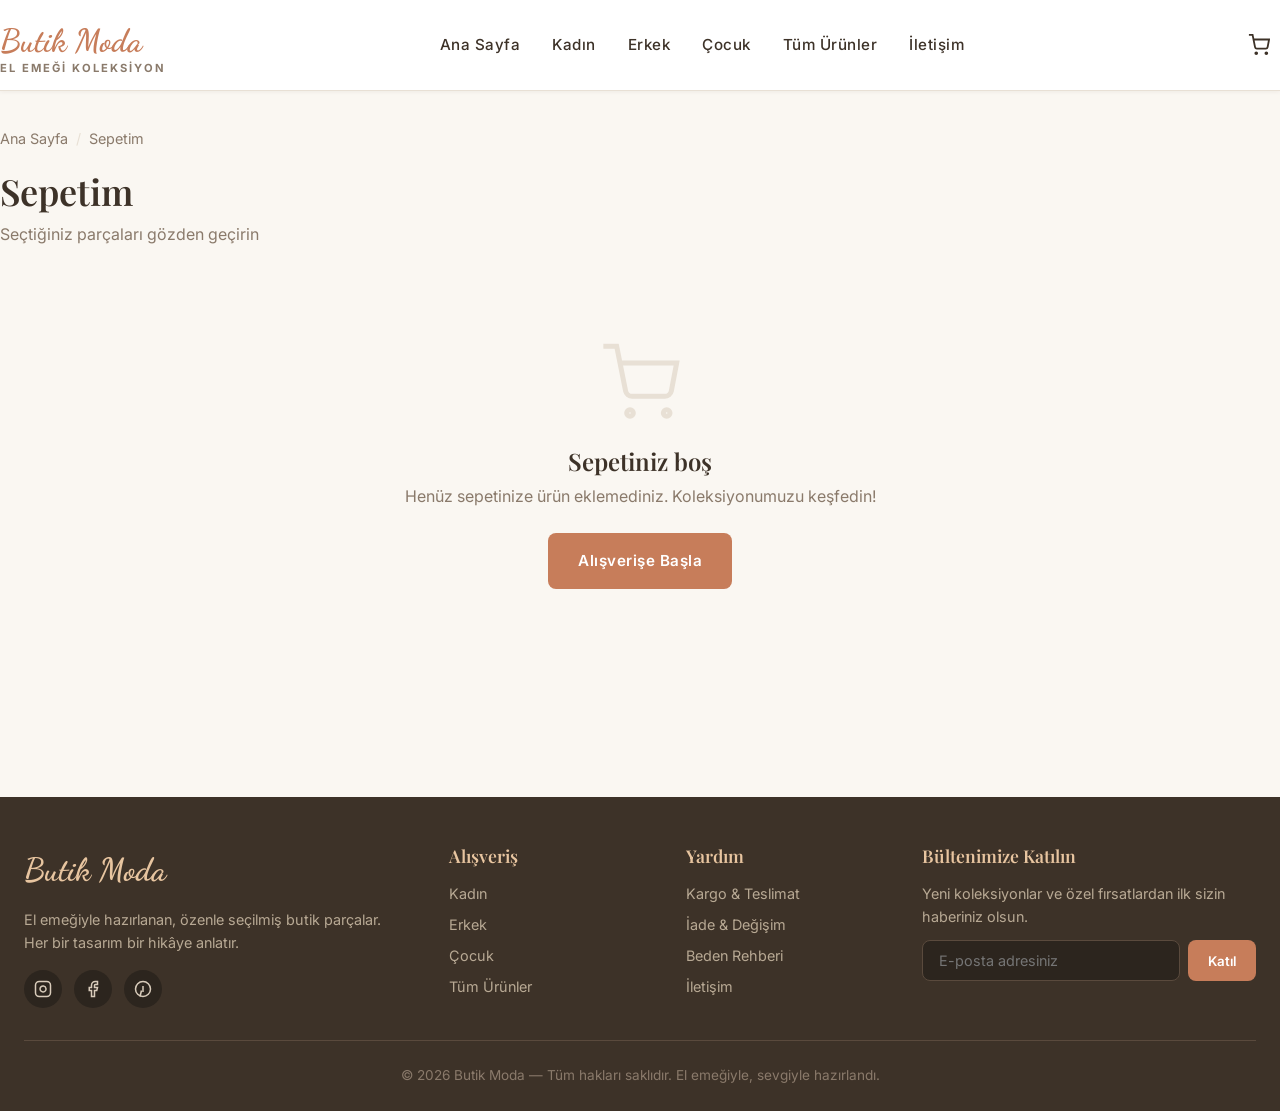
<file: cart.html>
<!DOCTYPE html>
<html lang="tr">
<head>
  <meta charset="UTF-8">
  <meta name="viewport" content="width=device-width, initial-scale=1.0">
  <title>Sepetim — Butik Moda</title>
  <link rel="preconnect" href="https://fonts.googleapis.com">
  <link rel="preconnect" href="https://fonts.gstatic.com" crossorigin>
  <link href="https://fonts.googleapis.com/css2?family=Playfair+Display:wght@500;600;700&family=Inter:wght@400;500;600;700&family=Dancing+Script:wght@500;600;700&display=swap" rel="stylesheet">
  <link rel="stylesheet" href="css/style.css">
  <link rel="stylesheet" href="css/cart.css">
</head>
<body>
  <div id="header-slot"></div>

  <main>
    <div class="container cart-page">
      <nav class="breadcrumb">
        <a href="index.html">Ana Sayfa</a>
        <span class="sep">/</span>
        <span>Sepetim</span>
      </nav>

      <h1 class="page-title">Sepetim</h1>
      <p class="page-subtitle">Seçtiğiniz parçaları gözden geçirin</p>

      <div id="cart-root"></div>
    </div>
  </main>

  <div id="footer-slot"></div>

  <script src="js/data.js"></script>
  <script src="js/cart.js"></script>
  <script src="js/main.js"></script>
  <script src="js/cart-page.js"></script>
</body>
</html>
</file>
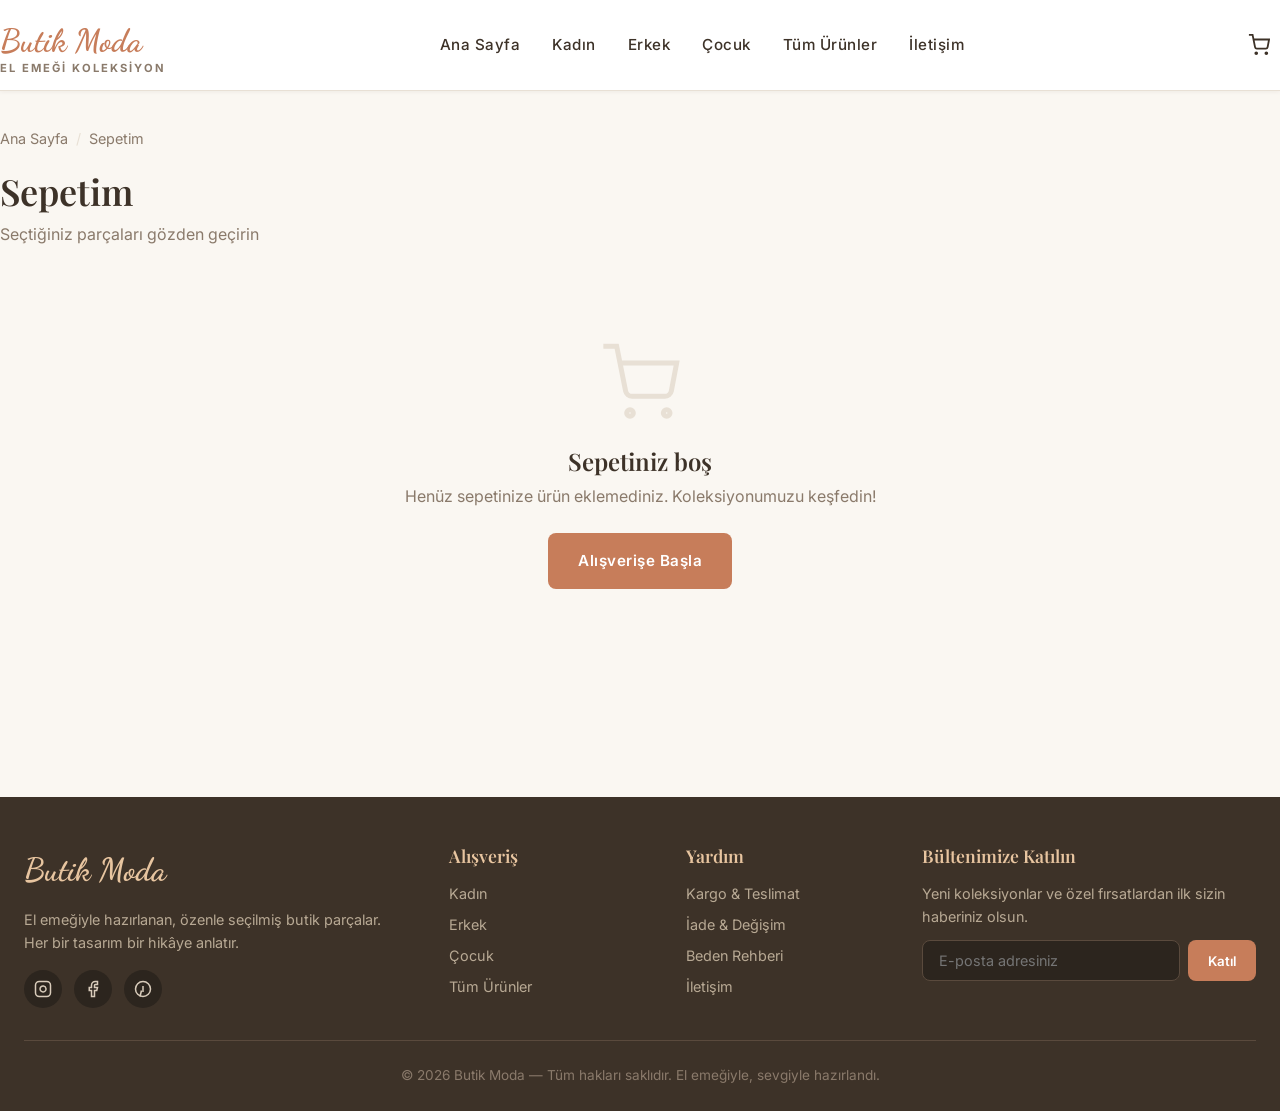
<file: checkout.html>
<!DOCTYPE html>
<html lang="tr">
<head>
  <meta charset="UTF-8">
  <meta name="viewport" content="width=device-width, initial-scale=1.0">
  <title>Ödeme — Butik Moda</title>
  <link rel="preconnect" href="https://fonts.googleapis.com">
  <link rel="preconnect" href="https://fonts.gstatic.com" crossorigin>
  <link href="https://fonts.googleapis.com/css2?family=Playfair+Display:wght@500;600;700&family=Inter:wght@400;500;600;700&family=Dancing+Script:wght@500;600;700&display=swap" rel="stylesheet">
  <link rel="stylesheet" href="css/style.css">
  <link rel="stylesheet" href="css/cart.css">
</head>
<body>
  <div id="header-slot"></div>

  <main>
    <div class="container cart-page">
      <nav class="breadcrumb">
        <a href="index.html">Ana Sayfa</a>
        <span class="sep">/</span>
        <a href="cart.html">Sepetim</a>
        <span class="sep">/</span>
        <span>Ödeme</span>
      </nav>

      <h1 class="page-title">Ödeme</h1>
      <p class="page-subtitle">Siparişinizi tamamlamak üzeresiniz</p>

      <div class="checkout-layout">
        <form class="checkout-form" id="checkout-form" novalidate>
          <div class="form-section">
            <h3>
              <svg viewBox="0 0 24 24" fill="none" stroke="currentColor" stroke-width="2"><path d="M20 21v-2a4 4 0 0 0-4-4H8a4 4 0 0 0-4 4v2"/><circle cx="12" cy="7" r="4"/></svg>
              Kişisel Bilgiler
            </h3>
            <div class="form-grid">
              <div class="form-field full">
                <label>Ad Soyad <span class="req">*</span></label>
                <input type="text" id="fullName" name="fullName" autocomplete="name">
                <span class="error-msg" id="err-fullName"></span>
              </div>
              <div class="form-field">
                <label>E-posta <span class="req">*</span></label>
                <input type="email" id="email" name="email" autocomplete="email">
                <span class="error-msg" id="err-email"></span>
              </div>
              <div class="form-field">
                <label>Telefon <span class="req">*</span></label>
                <input type="tel" id="phone" name="phone" placeholder="05__ ___ __ __" autocomplete="tel">
                <span class="error-msg" id="err-phone"></span>
              </div>
            </div>
          </div>

          <div class="form-section">
            <h3>
              <svg viewBox="0 0 24 24" fill="none" stroke="currentColor" stroke-width="2"><path d="M21 10c0 7-9 13-9 13s-9-6-9-13a9 9 0 0 1 18 0z"/><circle cx="12" cy="10" r="3"/></svg>
              Teslimat Adresi
            </h3>
            <div class="form-grid">
              <div class="form-field full">
                <label>Adres <span class="req">*</span></label>
                <textarea id="address" name="address" rows="3" autocomplete="street-address"></textarea>
                <span class="error-msg" id="err-address"></span>
              </div>
              <div class="form-field">
                <label>Şehir <span class="req">*</span></label>
                <input type="text" id="city" name="city" autocomplete="address-level2">
                <span class="error-msg" id="err-city"></span>
              </div>
              <div class="form-field">
                <label>Posta Kodu <span class="req">*</span></label>
                <input type="text" id="zip" name="zip" inputmode="numeric" autocomplete="postal-code">
                <span class="error-msg" id="err-zip"></span>
              </div>
            </div>
          </div>

          <div class="form-section">
            <h3>
              <svg viewBox="0 0 24 24" fill="none" stroke="currentColor" stroke-width="2"><rect x="2" y="4" width="20" height="16" rx="2"/><path d="M2 10h20"/></svg>
              Kart Bilgileri
            </h3>
            <div class="form-grid">
              <div class="form-field full">
                <label>Kart Numarası <span class="req">*</span></label>
                <input type="text" id="cardNumber" name="cardNumber" placeholder="1234 5678 9012 3456" inputmode="numeric" autocomplete="cc-number">
                <span class="error-msg" id="err-cardNumber"></span>
              </div>
              <div class="form-field full">
                <label>Kart Üzerindeki İsim <span class="req">*</span></label>
                <input type="text" id="cardName" name="cardName" autocomplete="cc-name">
                <span class="error-msg" id="err-cardName"></span>
              </div>
              <div class="form-field">
                <label>Son Kul. Tarihi <span class="req">*</span></label>
                <input type="text" id="cardExpiry" name="cardExpiry" placeholder="AA/YY" inputmode="numeric" autocomplete="cc-exp">
                <span class="error-msg" id="err-cardExpiry"></span>
              </div>
              <div class="form-field">
                <label>CVV <span class="req">*</span></label>
                <input type="text" id="cardCvv" name="cardCvv" placeholder="123" inputmode="numeric" autocomplete="cc-csc">
                <span class="error-msg" id="err-cardCvv"></span>
              </div>
            </div>
          </div>

          <button type="submit" class="btn btn-primary btn-block btn-lg">
            <svg viewBox="0 0 24 24" fill="none" stroke="currentColor" stroke-width="2" width="18" height="18"><rect x="3" y="11" width="18" height="11" rx="2"/><path d="M7 11V7a5 5 0 0 1 10 0v4"/></svg>
            Siparişi Tamamla
          </button>
        </form>

        <aside class="order-summary-readonly" id="mini-cart"></aside>
      </div>
    </div>
  </main>

  <div id="footer-slot"></div>

  <script src="js/data.js"></script>
  <script src="js/cart.js"></script>
  <script src="js/main.js"></script>
  <script src="js/checkout.js"></script>
</body>
</html>
</file>
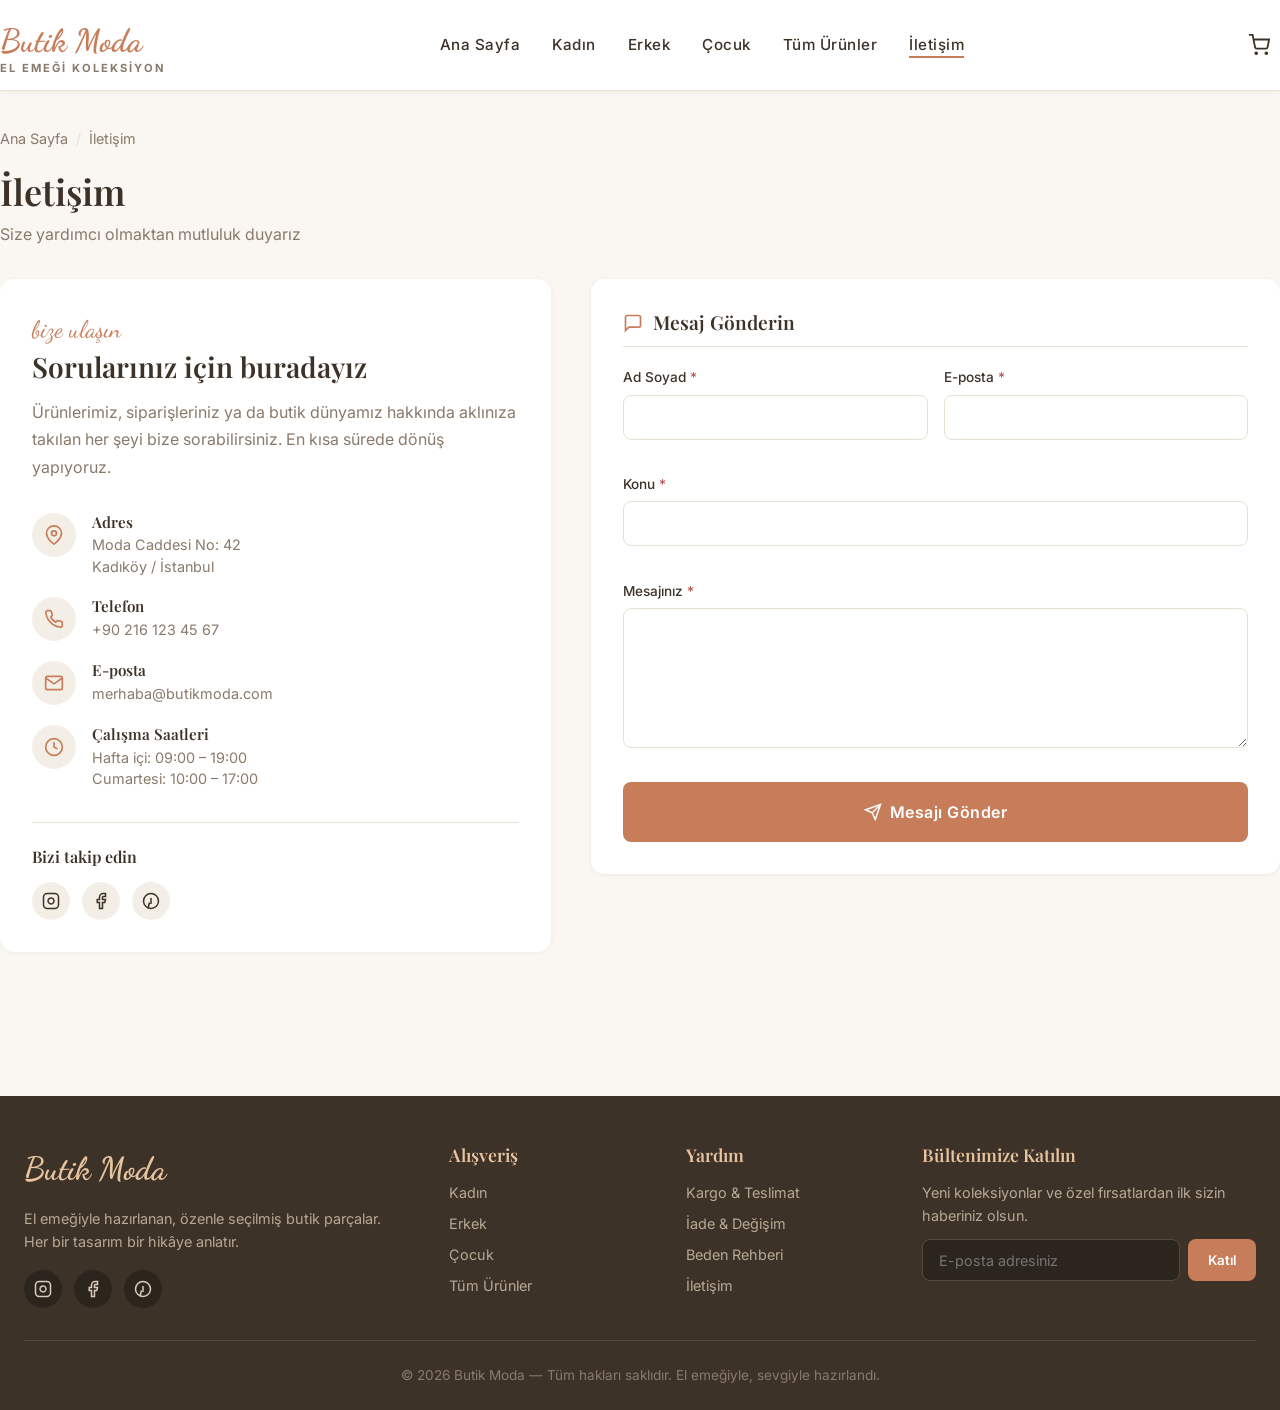
<file: contact.html>
<!DOCTYPE html>
<html lang="tr">
<head>
  <meta charset="UTF-8">
  <meta name="viewport" content="width=device-width, initial-scale=1.0">
  <title>İletişim — Butik Moda</title>
  <link rel="preconnect" href="https://fonts.googleapis.com">
  <link rel="preconnect" href="https://fonts.gstatic.com" crossorigin>
  <link href="https://fonts.googleapis.com/css2?family=Playfair+Display:wght@500;600;700&family=Inter:wght@400;500;600;700&family=Dancing+Script:wght@500;600;700&display=swap" rel="stylesheet">
  <link rel="stylesheet" href="css/style.css">
  <link rel="stylesheet" href="css/cart.css">
  <style>
    .contact-layout {
      display: grid;
      grid-template-columns: 1fr 1.25fr;
      gap: 2.5rem;
      align-items: start;
      margin-top: 1rem;
    }
    .contact-info {
      background: var(--c-surface);
      padding: 2rem;
      border-radius: var(--radius-lg);
      box-shadow: var(--shadow-sm);
    }
    .contact-tagline {
      font-family: var(--font-script);
      color: var(--c-primary);
      font-size: 1.5rem;
      margin-bottom: 0.5rem;
    }
    .contact-info h2 {
      font-size: 1.75rem;
      margin-bottom: 1rem;
    }
    .contact-info > p {
      color: var(--c-muted);
      line-height: 1.7;
      margin-bottom: 2rem;
    }
    .contact-items { display: flex; flex-direction: column; gap: 1.25rem; }
    .contact-item {
      display: flex;
      gap: 1rem;
      align-items: flex-start;
    }
    .contact-item-icon {
      width: 44px; height: 44px;
      background: var(--c-surface-alt);
      color: var(--c-primary);
      border-radius: 50%;
      display: flex;
      align-items: center;
      justify-content: center;
      flex-shrink: 0;
    }
    .contact-item-icon svg { width: 20px; height: 20px; }
    .contact-item h4 {
      font-size: 0.95rem;
      margin-bottom: 0.2rem;
      color: var(--c-text);
    }
    .contact-item p, .contact-item a {
      color: var(--c-muted);
      font-size: 0.9rem;
      line-height: 1.5;
    }
    .contact-item a:hover { color: var(--c-primary); }
    .contact-social {
      margin-top: 2rem;
      padding-top: 1.5rem;
      border-top: 1px solid var(--c-border);
    }
    .contact-social h4 { margin-bottom: 0.75rem; }
    .contact-social .social-links a { background: var(--c-surface-alt); }
    .contact-social .social-links svg { color: var(--c-text); }
    .contact-social .social-links a:hover { background: var(--c-primary); }
    .contact-social .social-links a:hover svg { color: white; }

    @media (max-width: 900px) {
      .contact-layout { grid-template-columns: 1fr; gap: 1.5rem; }
    }
  </style>
</head>
<body>
  <div id="header-slot"></div>

  <main>
    <div class="container cart-page">
      <nav class="breadcrumb">
        <a href="index.html">Ana Sayfa</a>
        <span class="sep">/</span>
        <span>İletişim</span>
      </nav>

      <h1 class="page-title">İletişim</h1>
      <p class="page-subtitle">Size yardımcı olmaktan mutluluk duyarız</p>

      <div class="contact-layout">
        <!-- Sol: bilgiler -->
        <aside class="contact-info">
          <span class="contact-tagline">bize ulaşın</span>
          <h2>Sorularınız için buradayız</h2>
          <p>Ürünlerimiz, siparişleriniz ya da butik dünyamız hakkında aklınıza takılan her şeyi bize sorabilirsiniz. En kısa sürede dönüş yapıyoruz.</p>

          <div class="contact-items">
            <div class="contact-item">
              <div class="contact-item-icon">
                <svg viewBox="0 0 24 24" fill="none" stroke="currentColor" stroke-width="2"><path d="M21 10c0 7-9 13-9 13s-9-6-9-13a9 9 0 0 1 18 0z"/><circle cx="12" cy="10" r="3"/></svg>
              </div>
              <div>
                <h4>Adres</h4>
                <p>Moda Caddesi No: 42<br>Kadıköy / İstanbul</p>
              </div>
            </div>

            <div class="contact-item">
              <div class="contact-item-icon">
                <svg viewBox="0 0 24 24" fill="none" stroke="currentColor" stroke-width="2"><path d="M22 16.92v3a2 2 0 0 1-2.18 2 19.79 19.79 0 0 1-8.63-3.07 19.5 19.5 0 0 1-6-6 19.79 19.79 0 0 1-3.07-8.67A2 2 0 0 1 4.11 2h3a2 2 0 0 1 2 1.72 12.84 12.84 0 0 0 .7 2.81 2 2 0 0 1-.45 2.11L8.09 9.91a16 16 0 0 0 6 6l1.27-1.27a2 2 0 0 1 2.11-.45 12.84 12.84 0 0 0 2.81.7A2 2 0 0 1 22 16.92z"/></svg>
              </div>
              <div>
                <h4>Telefon</h4>
                <p><a href="tel:+902161234567">+90 216 123 45 67</a></p>
              </div>
            </div>

            <div class="contact-item">
              <div class="contact-item-icon">
                <svg viewBox="0 0 24 24" fill="none" stroke="currentColor" stroke-width="2"><path d="M4 4h16c1.1 0 2 .9 2 2v12c0 1.1-.9 2-2 2H4c-1.1 0-2-.9-2-2V6c0-1.1.9-2 2-2z"/><polyline points="22,6 12,13 2,6"/></svg>
              </div>
              <div>
                <h4>E-posta</h4>
                <p><a href="mailto:merhaba@butikmoda.com">merhaba@butikmoda.com</a></p>
              </div>
            </div>

            <div class="contact-item">
              <div class="contact-item-icon">
                <svg viewBox="0 0 24 24" fill="none" stroke="currentColor" stroke-width="2"><circle cx="12" cy="12" r="10"/><polyline points="12 6 12 12 16 14"/></svg>
              </div>
              <div>
                <h4>Çalışma Saatleri</h4>
                <p>Hafta içi: 09:00 – 19:00<br>Cumartesi: 10:00 – 17:00</p>
              </div>
            </div>
          </div>

          <div class="contact-social">
            <h4>Bizi takip edin</h4>
            <div class="social-links">
              <a href="#" aria-label="Instagram"><svg viewBox="0 0 24 24" fill="none" stroke="currentColor" stroke-width="2"><rect x="2" y="2" width="20" height="20" rx="5"/><path d="M16 11.37A4 4 0 1 1 12.63 8 4 4 0 0 1 16 11.37z"/><line x1="17.5" y1="6.5" x2="17.51" y2="6.5"/></svg></a>
              <a href="#" aria-label="Facebook"><svg viewBox="0 0 24 24" fill="none" stroke="currentColor" stroke-width="2"><path d="M18 2h-3a5 5 0 0 0-5 5v3H7v4h3v8h4v-8h3l1-4h-4V7a1 1 0 0 1 1-1h3z"/></svg></a>
              <a href="#" aria-label="Pinterest"><svg viewBox="0 0 24 24" fill="none" stroke="currentColor" stroke-width="2"><circle cx="12" cy="12" r="10"/><line x1="12" y1="8" x2="12" y2="16"/><line x1="10" y1="14" x2="8" y2="22"/></svg></a>
            </div>
          </div>
        </aside>

        <!-- Sağ: form -->
        <form class="checkout-form" id="contact-form" novalidate>
          <div class="form-section">
            <h3>
              <svg viewBox="0 0 24 24" fill="none" stroke="currentColor" stroke-width="2"><path d="M21 15a2 2 0 0 1-2 2H7l-4 4V5a2 2 0 0 1 2-2h14a2 2 0 0 1 2 2z"/></svg>
              Mesaj Gönderin
            </h3>
            <div class="form-grid">
              <div class="form-field">
                <label>Ad Soyad <span class="req">*</span></label>
                <input type="text" id="c-name" name="name" autocomplete="name">
                <span class="error-msg" id="err-c-name"></span>
              </div>
              <div class="form-field">
                <label>E-posta <span class="req">*</span></label>
                <input type="email" id="c-email" name="email" autocomplete="email">
                <span class="error-msg" id="err-c-email"></span>
              </div>
              <div class="form-field full">
                <label>Konu <span class="req">*</span></label>
                <input type="text" id="c-subject" name="subject">
                <span class="error-msg" id="err-c-subject"></span>
              </div>
              <div class="form-field full">
                <label>Mesajınız <span class="req">*</span></label>
                <textarea id="c-message" name="message" rows="6"></textarea>
                <span class="error-msg" id="err-c-message"></span>
              </div>
            </div>
            <button type="submit" class="btn btn-primary btn-block btn-lg" style="margin-top: 1rem;">
              <svg viewBox="0 0 24 24" fill="none" stroke="currentColor" stroke-width="2" width="18" height="18"><line x1="22" y1="2" x2="11" y2="13"/><polygon points="22 2 15 22 11 13 2 9 22 2"/></svg>
              Mesajı Gönder
            </button>
          </div>
        </form>
      </div>
    </div>
  </main>

  <div id="footer-slot"></div>

  <script src="js/data.js"></script>
  <script src="js/cart.js"></script>
  <script src="js/main.js"></script>
  <script>
    document.addEventListener('DOMContentLoaded', () => {
      mountLayout('contact');
      document.getElementById('contact-form').addEventListener('submit', e => {
        e.preventDefault();
        document.querySelectorAll('.error-msg').forEach(el => el.textContent = '');
        document.querySelectorAll('input, textarea').forEach(el => el.classList.remove('error'));

        const data = Object.fromEntries(new FormData(e.target));
        const errors = {};
        if (!data.name || data.name.trim().length < 3) errors['c-name'] = 'Ad soyad en az 3 karakter';
        if (!/^[^\s@]+@[^\s@]+\.[^\s@]+$/.test(data.email || '')) errors['c-email'] = 'Geçerli e-posta girin';
        if (!data.subject || data.subject.trim().length < 3) errors['c-subject'] = 'Konu yazın';
        if (!data.message || data.message.trim().length < 10) errors['c-message'] = 'En az 10 karakter';

        if (Object.keys(errors).length) {
          Object.entries(errors).forEach(([field, msg]) => {
            const input = document.getElementById(field);
            const err = document.getElementById(`err-${field}`);
            if (input) input.classList.add('error');
            if (err) err.textContent = msg;
          });
          toast('Lütfen formdaki hataları düzeltin', 'error');
          return;
        }

        toast('Mesajınız alındı, teşekkürler ♡');
        e.target.reset();
      });
    });
  </script>
</body>
</html>
</file>
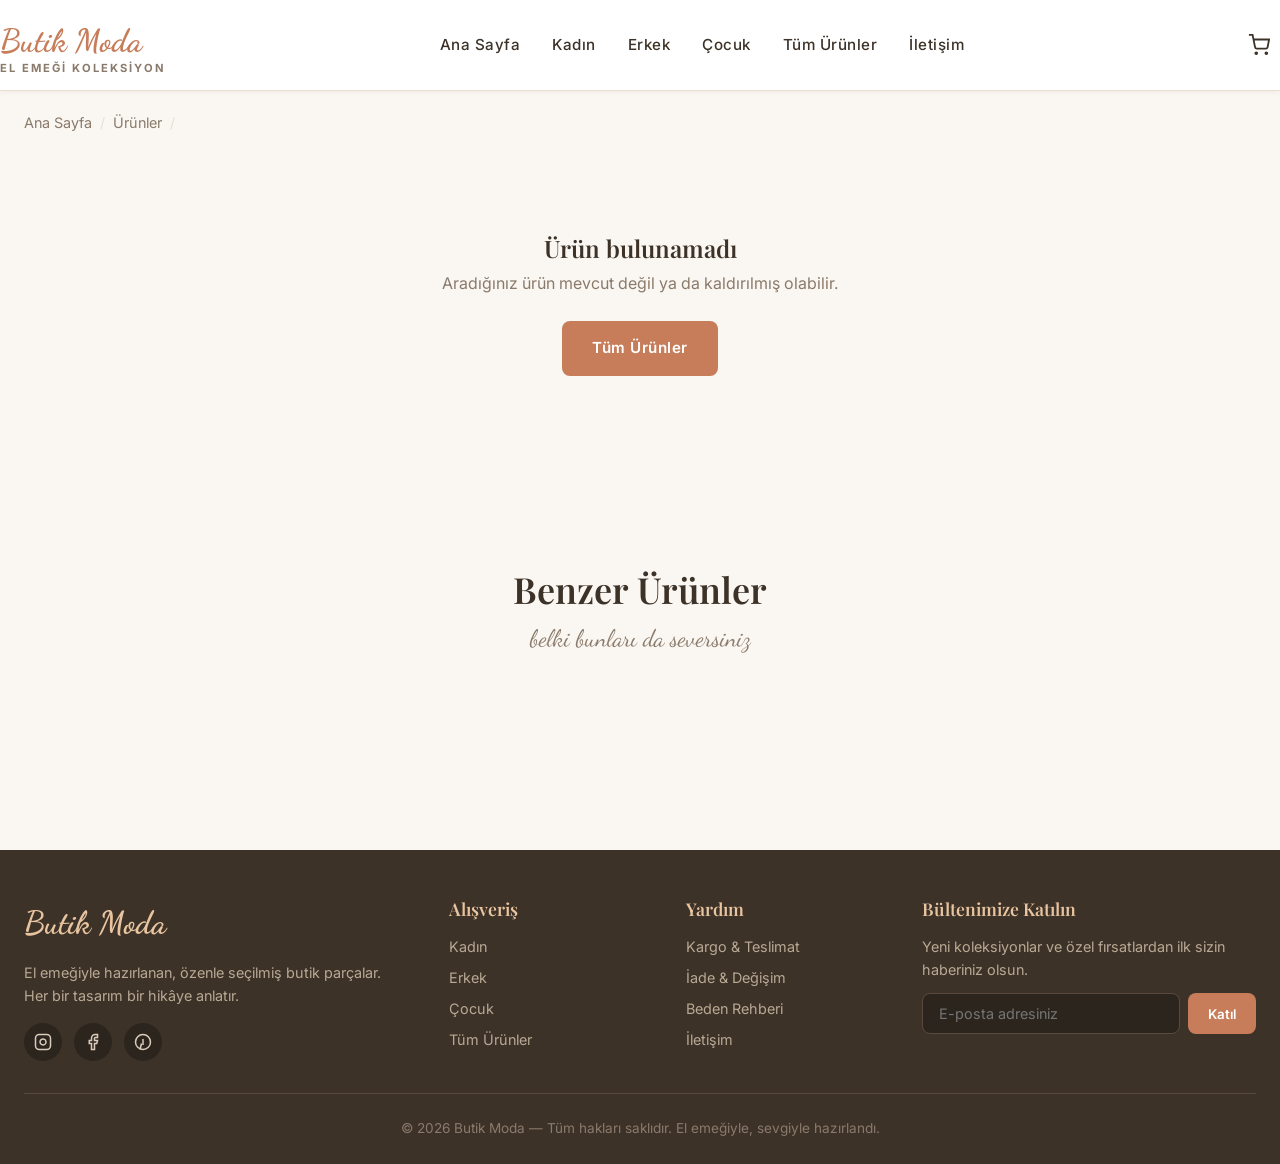
<file: product.html>
<!DOCTYPE html>
<html lang="tr">
<head>
  <meta charset="UTF-8">
  <meta name="viewport" content="width=device-width, initial-scale=1.0">
  <title>Ürün — Butik Moda</title>
  <link rel="preconnect" href="https://fonts.googleapis.com">
  <link rel="preconnect" href="https://fonts.gstatic.com" crossorigin>
  <link href="https://fonts.googleapis.com/css2?family=Playfair+Display:wght@500;600;700&family=Inter:wght@400;500;600;700&family=Dancing+Script:wght@500;600;700&display=swap" rel="stylesheet">
  <link rel="stylesheet" href="css/style.css">
  <link rel="stylesheet" href="css/product.css">
</head>
<body>
  <div id="header-slot"></div>

  <main>
    <div class="container">
      <nav class="breadcrumb">
        <a href="index.html">Ana Sayfa</a>
        <span class="sep">/</span>
        <a href="products.html">Ürünler</a>
        <span class="sep">/</span>
        <span id="breadcrumb-category"></span>
      </nav>

      <section class="product-detail">
        <div id="product-root"></div>
      </section>

      <section class="section" id="similar-section">
        <h2 class="section-title">Benzer Ürünler</h2>
        <p class="section-subtitle">belki bunları da seversiniz</p>
        <div class="product-grid" id="similar-grid"></div>
      </section>
    </div>
  </main>

  <div id="footer-slot"></div>

  <script src="js/data.js"></script>
  <script src="js/cart.js"></script>
  <script src="js/main.js"></script>
  <script src="js/product.js"></script>
</body>
</html>
</file>
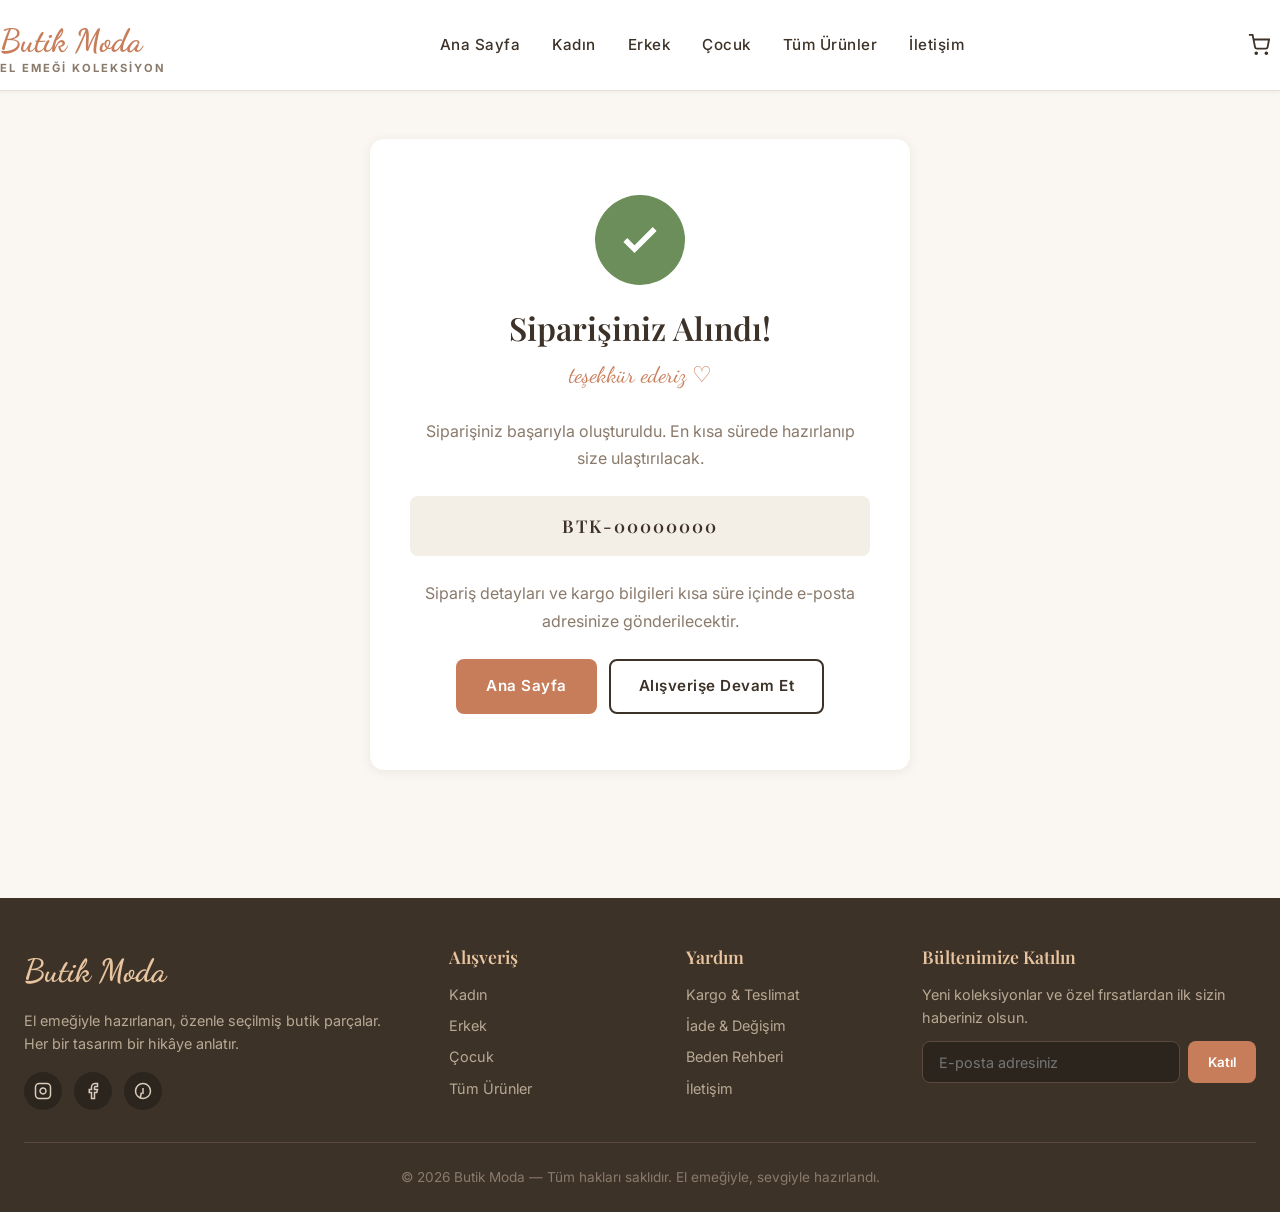
<file: success.html>
<!DOCTYPE html>
<html lang="tr">
<head>
  <meta charset="UTF-8">
  <meta name="viewport" content="width=device-width, initial-scale=1.0">
  <title>Siparişiniz Alındı — Butik Moda</title>
  <link rel="preconnect" href="https://fonts.googleapis.com">
  <link rel="preconnect" href="https://fonts.gstatic.com" crossorigin>
  <link href="https://fonts.googleapis.com/css2?family=Playfair+Display:wght@500;600;700&family=Inter:wght@400;500;600;700&family=Dancing+Script:wght@500;600;700&display=swap" rel="stylesheet">
  <link rel="stylesheet" href="css/style.css">
  <link rel="stylesheet" href="css/cart.css">
</head>
<body>
  <div id="header-slot"></div>

  <main>
    <div class="container success-page">
      <div class="success-card">
        <div class="success-icon">
          <svg viewBox="0 0 24 24" fill="none" stroke="currentColor" stroke-width="3"><polyline points="20 6 9 17 4 12"/></svg>
        </div>
        <h1>Siparişiniz Alındı!</h1>
        <p class="tagline">teşekkür ederiz ♡</p>
        <p>Siparişiniz başarıyla oluşturuldu. En kısa sürede hazırlanıp size ulaştırılacak.</p>
        <div class="order-code" id="order-code">BTK-00000000</div>
        <p>Sipariş detayları ve kargo bilgileri kısa süre içinde e-posta adresinize gönderilecektir.</p>
        <div class="success-actions">
          <a href="index.html" class="btn btn-primary">Ana Sayfa</a>
          <a href="products.html" class="btn btn-outline">Alışverişe Devam Et</a>
        </div>
      </div>
    </div>
  </main>

  <div id="footer-slot"></div>

  <script src="js/data.js"></script>
  <script src="js/cart.js"></script>
  <script src="js/main.js"></script>
  <script>
    document.addEventListener('DOMContentLoaded', () => {
      mountLayout('');
      const code = getQueryParam('order') || 'BTK-00000000';
      document.getElementById('order-code').textContent = code;
    });
  </script>
</body>
</html>
</file>
<file: css/style.css>
/* ============================================
   Butik Moda — Tasarım Sistemi
   ============================================ */
:root {
  --c-bg: #faf7f2;
  --c-surface: #ffffff;
  --c-surface-alt: #f4efe6;
  --c-primary: #c77d5a;
  --c-primary-dark: #a8633f;
  --c-accent: #e8c5a0;
  --c-text: #3d3228;
  --c-muted: #8a7a6b;
  --c-border: #e8e0d5;
  --c-success: #6b8e5a;
  --c-danger: #b85450;
  --font-heading: 'Playfair Display', Georgia, serif;
  --font-body: 'Inter', system-ui, -apple-system, sans-serif;
  --font-script: 'Dancing Script', cursive;
  --radius: 8px;
  --radius-lg: 14px;
  --shadow-sm: 0 1px 4px rgba(60, 40, 20, 0.06);
  --shadow: 0 2px 12px rgba(60, 40, 20, 0.08);
  --shadow-lg: 0 8px 30px rgba(60, 40, 20, 0.12);
  --transition: 0.25s ease;
}

* { margin: 0; padding: 0; box-sizing: border-box; }

html { scroll-behavior: smooth; }

body {
  font-family: var(--font-body);
  color: var(--c-text);
  background: var(--c-bg);
  line-height: 1.6;
  min-height: 100vh;
  display: flex;
  flex-direction: column;
}

main { flex: 1; }

img { max-width: 100%; display: block; }

a { color: inherit; text-decoration: none; transition: color var(--transition); }
a:hover { color: var(--c-primary); }

button { font-family: inherit; cursor: pointer; border: none; background: none; }

h1, h2, h3, h4 { font-family: var(--font-heading); font-weight: 600; line-height: 1.2; color: var(--c-text); }

/* ============================================
   Layout helpers
   ============================================ */
.container {
  width: 100%;
  max-width: 1280px;
  margin: 0 auto;
  padding: 0 1.5rem;
}

.section { padding: 4rem 0; }
.section-title {
  font-size: 2.25rem;
  text-align: center;
  margin-bottom: 0.5rem;
}
.section-subtitle {
  text-align: center;
  color: var(--c-muted);
  margin-bottom: 3rem;
  font-family: var(--font-script);
  font-size: 1.5rem;
}

/* ============================================
   Header
   ============================================ */
.site-header {
  background: var(--c-surface);
  border-bottom: 1px solid var(--c-border);
  position: sticky;
  top: 0;
  z-index: 100;
  box-shadow: var(--shadow-sm);
}

.header-inner {
  display: flex;
  align-items: center;
  justify-content: space-between;
  padding: 1rem 0;
  gap: 2rem;
}

.logo {
  font-family: var(--font-script);
  font-size: 2rem;
  color: var(--c-primary);
  font-weight: 700;
  white-space: nowrap;
}
.logo small {
  font-family: var(--font-body);
  font-size: 0.7rem;
  color: var(--c-muted);
  letter-spacing: 2px;
  display: block;
  line-height: 1;
  margin-top: -4px;
}

.main-nav {
  display: flex;
  gap: 2rem;
  list-style: none;
}
.main-nav a {
  font-weight: 500;
  font-size: 0.95rem;
  letter-spacing: 0.5px;
  position: relative;
  padding: 0.25rem 0;
}
.main-nav a::after {
  content: '';
  position: absolute;
  bottom: 0; left: 0;
  width: 0; height: 2px;
  background: var(--c-primary);
  transition: width var(--transition);
}
.main-nav a:hover::after, .main-nav a.active::after { width: 100%; }

.header-actions {
  display: flex;
  align-items: center;
  gap: 1rem;
}
.icon-btn {
  width: 42px; height: 42px;
  display: flex; align-items: center; justify-content: center;
  border-radius: 50%;
  color: var(--c-text);
  transition: background var(--transition);
  position: relative;
}
.icon-btn:hover { background: var(--c-surface-alt); color: var(--c-primary); }
.icon-btn svg { width: 22px; height: 22px; }

.cart-badge {
  position: absolute;
  top: 4px; right: 4px;
  background: var(--c-primary);
  color: white;
  font-size: 0.7rem;
  font-weight: 700;
  width: 18px; height: 18px;
  border-radius: 50%;
  display: flex; align-items: center; justify-content: center;
  transform: scale(0);
  transition: transform var(--transition);
}
.cart-badge.visible { transform: scale(1); }

.menu-toggle { display: none; }

/* ============================================
   Buttons
   ============================================ */
.btn {
  display: inline-flex;
  align-items: center;
  justify-content: center;
  gap: 0.5rem;
  padding: 0.85rem 1.75rem;
  font-weight: 600;
  font-size: 0.95rem;
  border-radius: var(--radius);
  transition: all var(--transition);
  border: 2px solid transparent;
  letter-spacing: 0.5px;
}
.btn-primary {
  background: var(--c-primary);
  color: white;
}
.btn-primary:hover {
  background: var(--c-primary-dark);
  color: white;
  transform: translateY(-2px);
  box-shadow: var(--shadow);
}
.btn-outline {
  background: transparent;
  color: var(--c-text);
  border-color: var(--c-text);
}
.btn-outline:hover {
  background: var(--c-text);
  color: white;
}
.btn-block { width: 100%; }
.btn-lg { padding: 1.1rem 2.5rem; font-size: 1rem; }

/* ============================================
   Product Card
   ============================================ */
.product-grid {
  display: grid;
  grid-template-columns: repeat(auto-fill, minmax(240px, 1fr));
  gap: 2rem;
}

.product-card {
  background: var(--c-surface);
  border-radius: var(--radius-lg);
  overflow: hidden;
  transition: all var(--transition);
  box-shadow: var(--shadow-sm);
  display: flex;
  flex-direction: column;
}
.product-card:hover {
  transform: translateY(-6px);
  box-shadow: var(--shadow-lg);
}

.product-card-image {
  aspect-ratio: 3/4;
  overflow: hidden;
  background: var(--c-surface-alt);
  position: relative;
}
.product-card-image img {
  width: 100%;
  height: 100%;
  object-fit: cover;
  transition: transform 0.6s ease;
}
.product-card:hover .product-card-image img { transform: scale(1.05); }

.product-badge {
  position: absolute;
  top: 12px; left: 12px;
  background: var(--c-primary);
  color: white;
  padding: 0.25rem 0.75rem;
  border-radius: 20px;
  font-size: 0.75rem;
  font-weight: 600;
  letter-spacing: 0.5px;
}

.product-card-body {
  padding: 1.25rem;
  display: flex;
  flex-direction: column;
  gap: 0.5rem;
  flex: 1;
}

.product-card-category {
  font-size: 0.75rem;
  color: var(--c-muted);
  text-transform: uppercase;
  letter-spacing: 1.5px;
}

.product-card-name {
  font-family: var(--font-heading);
  font-size: 1.1rem;
  font-weight: 600;
  line-height: 1.3;
  color: var(--c-text);
}

.product-card-prices {
  display: flex;
  align-items: baseline;
  gap: 0.5rem;
  margin-top: auto;
}
.product-card-price {
  font-weight: 700;
  font-size: 1.15rem;
  color: var(--c-primary);
}
.product-card-oldprice {
  font-size: 0.9rem;
  color: var(--c-muted);
  text-decoration: line-through;
}

/* ============================================
   Footer
   ============================================ */
.site-footer {
  background: var(--c-text);
  color: #d9ccbb;
  padding: 3rem 0 1.5rem;
  margin-top: 5rem;
}
.footer-grid {
  display: grid;
  grid-template-columns: 2fr 1fr 1fr 1.5fr;
  gap: 3rem;
  margin-bottom: 2rem;
}
.footer-col h4 {
  color: var(--c-accent);
  font-size: 1.1rem;
  margin-bottom: 1rem;
  font-family: var(--font-heading);
}
.footer-col p, .footer-col li {
  font-size: 0.9rem;
  margin-bottom: 0.5rem;
  color: #b8a994;
}
.footer-col ul { list-style: none; }
.footer-col a:hover { color: var(--c-accent); }
.footer-brand .logo { color: var(--c-accent); margin-bottom: 0.75rem; display: block; }

.newsletter-form {
  display: flex;
  gap: 0.5rem;
  margin-top: 0.75rem;
}
.newsletter-form input {
  flex: 1;
  padding: 0.7rem 1rem;
  border: 1px solid #5a4a3d;
  background: #2c251e;
  color: #d9ccbb;
  border-radius: var(--radius);
  font-family: inherit;
  font-size: 0.9rem;
}
.newsletter-form input:focus { outline: none; border-color: var(--c-accent); }
.newsletter-form button {
  padding: 0.7rem 1.25rem;
  background: var(--c-primary);
  color: white;
  border-radius: var(--radius);
  font-weight: 600;
  transition: background var(--transition);
}
.newsletter-form button:hover { background: var(--c-primary-dark); }

.social-links {
  display: flex;
  gap: 0.75rem;
  margin-top: 1rem;
}
.social-links a {
  width: 38px; height: 38px;
  display: flex; align-items: center; justify-content: center;
  border-radius: 50%;
  background: #2c251e;
  transition: all var(--transition);
}
.social-links a:hover { background: var(--c-primary); transform: translateY(-3px); }
.social-links svg { width: 18px; height: 18px; color: #d9ccbb; }
.social-links a:hover svg { color: white; }

.footer-bottom {
  border-top: 1px solid #5a4a3d;
  padding-top: 1.5rem;
  text-align: center;
  font-size: 0.85rem;
  color: #8a7a6b;
}

/* ============================================
   Toast
   ============================================ */
.toast-container {
  position: fixed;
  bottom: 2rem;
  right: 2rem;
  z-index: 1000;
  display: flex;
  flex-direction: column;
  gap: 0.75rem;
  pointer-events: none;
}
.toast {
  background: var(--c-surface);
  color: var(--c-text);
  padding: 1rem 1.25rem;
  border-radius: var(--radius);
  box-shadow: var(--shadow-lg);
  border-left: 4px solid var(--c-success);
  min-width: 280px;
  font-size: 0.95rem;
  display: flex;
  align-items: center;
  gap: 0.75rem;
  animation: toast-in 0.3s ease;
  pointer-events: auto;
}
.toast.error { border-left-color: var(--c-danger); }
.toast.fade-out { animation: toast-out 0.3s ease forwards; }
@keyframes toast-in {
  from { transform: translateX(120%); opacity: 0; }
  to { transform: translateX(0); opacity: 1; }
}
@keyframes toast-out {
  to { transform: translateX(120%); opacity: 0; }
}

/* ============================================
   Empty state
   ============================================ */
.empty-state {
  text-align: center;
  padding: 4rem 1rem;
  color: var(--c-muted);
}
.empty-state svg {
  width: 80px; height: 80px;
  margin-bottom: 1rem;
  color: var(--c-border);
}
.empty-state h2 {
  margin-bottom: 0.5rem;
  color: var(--c-text);
}
.empty-state p {
  margin-bottom: 1.5rem;
}

/* ============================================
   Breadcrumb
   ============================================ */
.breadcrumb {
  padding: 1.25rem 0;
  font-size: 0.9rem;
  color: var(--c-muted);
  display: flex;
  gap: 0.5rem;
  flex-wrap: wrap;
}
.breadcrumb a:hover { color: var(--c-primary); }
.breadcrumb .sep { color: var(--c-border); }

/* ============================================
   Responsive
   ============================================ */
@media (max-width: 900px) {
  .footer-grid { grid-template-columns: 1fr 1fr; gap: 2rem; }
  .main-nav {
    display: none;
    position: absolute;
    top: 100%; left: 0; right: 0;
    background: var(--c-surface);
    flex-direction: column;
    padding: 1.5rem;
    gap: 1rem;
    border-bottom: 1px solid var(--c-border);
    box-shadow: var(--shadow);
  }
  .main-nav.open { display: flex; }
  .menu-toggle {
    display: flex;
    align-items: center;
    justify-content: center;
    width: 42px; height: 42px;
  }
  .site-header { position: relative; }
  .header-inner { position: relative; }
}

@media (max-width: 600px) {
  .container { padding: 0 1rem; }
  .section { padding: 2.5rem 0; }
  .section-title { font-size: 1.75rem; }
  .product-grid { grid-template-columns: repeat(2, 1fr); gap: 1rem; }
  .product-card-body { padding: 0.75rem; }
  .product-card-name { font-size: 0.95rem; }
  .footer-grid { grid-template-columns: 1fr; }
  .logo { font-size: 1.5rem; }
  .toast-container { right: 1rem; left: 1rem; bottom: 1rem; }
  .toast { min-width: 0; }
}
</file>
<file: css/cart.css>
/* ============================================
   Sepet & Checkout
   ============================================ */
.cart-page { padding: 1rem 0 4rem; }

.page-title {
  font-size: 2.25rem;
  margin-bottom: 0.5rem;
}
.page-subtitle {
  color: var(--c-muted);
  margin-bottom: 2rem;
}

.cart-layout {
  display: grid;
  grid-template-columns: 1fr 380px;
  gap: 2rem;
  align-items: start;
}

/* Sepet satırları */
.cart-items {
  display: flex;
  flex-direction: column;
  gap: 1rem;
}
.cart-item {
  display: grid;
  grid-template-columns: 100px 1fr auto;
  gap: 1.25rem;
  background: var(--c-surface);
  padding: 1rem;
  border-radius: var(--radius-lg);
  box-shadow: var(--shadow-sm);
  align-items: center;
}
.cart-item-image {
  width: 100px; height: 130px;
  border-radius: var(--radius);
  overflow: hidden;
  background: var(--c-surface-alt);
}
.cart-item-image img { width: 100%; height: 100%; object-fit: cover; }

.cart-item-info { display: flex; flex-direction: column; gap: 0.35rem; min-width: 0; }
.cart-item-name {
  font-family: var(--font-heading);
  font-size: 1.1rem;
  font-weight: 600;
  color: var(--c-text);
}
.cart-item-name:hover { color: var(--c-primary); }
.cart-item-variant { font-size: 0.85rem; color: var(--c-muted); text-transform: capitalize; }
.cart-item-price {
  font-weight: 700;
  color: var(--c-primary);
  font-size: 1rem;
  margin-top: 0.25rem;
}

.cart-item-controls {
  display: flex;
  align-items: center;
  flex-direction: column;
  gap: 0.75rem;
}
.cart-item-qty {
  display: flex;
  align-items: center;
  border: 1.5px solid var(--c-border);
  border-radius: var(--radius);
  overflow: hidden;
}
.cart-item-qty button {
  width: 34px; height: 38px;
  background: transparent;
  font-size: 1.1rem;
  color: var(--c-text);
}
.cart-item-qty button:hover { background: var(--c-surface-alt); }
.cart-item-qty span {
  min-width: 40px;
  text-align: center;
  font-weight: 600;
  font-size: 0.95rem;
}
.cart-item-remove {
  color: var(--c-muted);
  font-size: 0.85rem;
  display: flex;
  align-items: center;
  gap: 0.3rem;
  transition: color var(--transition);
}
.cart-item-remove:hover { color: var(--c-danger); }
.cart-item-remove svg { width: 16px; height: 16px; }

/* Özet kartı */
.cart-summary {
  background: var(--c-surface);
  border-radius: var(--radius-lg);
  padding: 1.75rem;
  box-shadow: var(--shadow-sm);
  position: sticky;
  top: 90px;
}
.cart-summary h3 {
  font-size: 1.35rem;
  margin-bottom: 1.25rem;
  padding-bottom: 1rem;
  border-bottom: 1px solid var(--c-border);
}

.summary-row {
  display: flex;
  justify-content: space-between;
  padding: 0.5rem 0;
  font-size: 0.95rem;
}
.summary-row.total {
  font-weight: 700;
  font-size: 1.25rem;
  padding-top: 1rem;
  margin-top: 0.5rem;
  border-top: 1px solid var(--c-border);
  color: var(--c-primary);
  font-family: var(--font-heading);
}
.summary-row .muted { color: var(--c-muted); }
.summary-row .free { color: var(--c-success); font-weight: 600; }

.shipping-hint {
  background: var(--c-surface-alt);
  border-left: 3px solid var(--c-accent);
  padding: 0.75rem 1rem;
  border-radius: var(--radius);
  font-size: 0.85rem;
  color: var(--c-text);
  margin: 1rem 0;
}
.shipping-hint strong { color: var(--c-primary); }

.summary-actions { margin-top: 1.25rem; }

/* Checkout formu */
.checkout-layout {
  display: grid;
  grid-template-columns: 1fr 380px;
  gap: 2rem;
  align-items: start;
}

.checkout-form {
  background: var(--c-surface);
  padding: 2rem;
  border-radius: var(--radius-lg);
  box-shadow: var(--shadow-sm);
}
.form-section {
  margin-bottom: 2rem;
}
.form-section:last-child { margin-bottom: 0; }
.form-section h3 {
  font-size: 1.2rem;
  margin-bottom: 1.25rem;
  padding-bottom: 0.75rem;
  border-bottom: 1px solid var(--c-border);
  display: flex;
  align-items: center;
  gap: 0.6rem;
}
.form-section h3 svg { width: 20px; height: 20px; color: var(--c-primary); }

.form-grid {
  display: grid;
  grid-template-columns: repeat(2, 1fr);
  gap: 1rem;
}
.form-field { display: flex; flex-direction: column; gap: 0.35rem; }
.form-field.full { grid-column: 1 / -1; }
.form-field label {
  font-size: 0.85rem;
  font-weight: 500;
  color: var(--c-text);
}
.form-field label .req { color: var(--c-danger); }
.form-field input,
.form-field textarea,
.form-field select {
  padding: 0.75rem 0.85rem;
  border: 1.5px solid var(--c-border);
  border-radius: var(--radius);
  font-family: inherit;
  font-size: 0.95rem;
  color: var(--c-text);
  background: var(--c-surface);
  transition: border-color var(--transition);
}
.form-field input:focus,
.form-field textarea:focus,
.form-field select:focus {
  outline: none;
  border-color: var(--c-primary);
}
.form-field input.error { border-color: var(--c-danger); }
.form-field .error-msg {
  font-size: 0.8rem;
  color: var(--c-danger);
  min-height: 1em;
}

.order-summary-readonly {
  background: var(--c-surface);
  padding: 1.75rem;
  border-radius: var(--radius-lg);
  box-shadow: var(--shadow-sm);
  position: sticky;
  top: 90px;
}
.order-summary-readonly h3 {
  font-size: 1.2rem;
  margin-bottom: 1rem;
  padding-bottom: 0.75rem;
  border-bottom: 1px solid var(--c-border);
}
.mini-item {
  display: flex;
  align-items: center;
  gap: 0.75rem;
  padding: 0.75rem 0;
  border-bottom: 1px solid var(--c-border);
}
.mini-item:last-of-type { border-bottom: none; }
.mini-item img {
  width: 56px; height: 72px;
  object-fit: cover;
  border-radius: var(--radius);
  background: var(--c-surface-alt);
}
.mini-item-info { flex: 1; min-width: 0; }
.mini-item-name {
  font-size: 0.88rem;
  font-weight: 600;
  color: var(--c-text);
  line-height: 1.3;
  margin-bottom: 0.15rem;
}
.mini-item-var {
  font-size: 0.78rem;
  color: var(--c-muted);
  text-transform: capitalize;
}
.mini-item-total {
  font-weight: 700;
  color: var(--c-primary);
  font-size: 0.9rem;
  white-space: nowrap;
}

/* Success sayfası */
.success-page {
  min-height: 70vh;
  display: flex;
  align-items: center;
  justify-content: center;
  padding: 3rem 1rem;
}
.success-card {
  background: var(--c-surface);
  padding: 3.5rem 2.5rem;
  border-radius: var(--radius-lg);
  box-shadow: var(--shadow);
  text-align: center;
  max-width: 540px;
  width: 100%;
}
.success-icon {
  width: 90px; height: 90px;
  background: var(--c-success);
  color: white;
  border-radius: 50%;
  display: flex;
  align-items: center;
  justify-content: center;
  margin: 0 auto 1.5rem;
  animation: success-pop 0.5s ease;
}
.success-icon svg { width: 44px; height: 44px; }
@keyframes success-pop {
  0% { transform: scale(0); }
  60% { transform: scale(1.15); }
  100% { transform: scale(1); }
}
.success-card h1 {
  font-size: 2rem;
  margin-bottom: 0.5rem;
}
.success-card .tagline {
  font-family: var(--font-script);
  font-size: 1.4rem;
  color: var(--c-primary);
  margin-bottom: 1.5rem;
}
.success-card p {
  color: var(--c-muted);
  line-height: 1.7;
  margin-bottom: 1rem;
}
.order-code {
  background: var(--c-surface-alt);
  padding: 1rem;
  border-radius: var(--radius);
  font-family: var(--font-heading);
  font-size: 1.1rem;
  font-weight: 600;
  color: var(--c-text);
  margin: 1.5rem 0;
  letter-spacing: 2px;
}
.success-actions {
  display: flex;
  gap: 0.75rem;
  justify-content: center;
  flex-wrap: wrap;
  margin-top: 1.5rem;
}

@media (max-width: 900px) {
  .cart-layout, .checkout-layout { grid-template-columns: 1fr; }
  .cart-summary, .order-summary-readonly { position: static; }
}
@media (max-width: 600px) {
  .form-grid { grid-template-columns: 1fr; }
  .cart-item { grid-template-columns: 80px 1fr; gap: 0.75rem; padding: 0.75rem; }
  .cart-item-image { width: 80px; height: 100px; }
  .cart-item-controls {
    grid-column: 1 / -1;
    flex-direction: row;
    justify-content: space-between;
    padding-top: 0.75rem;
    border-top: 1px solid var(--c-border);
  }
  .checkout-form { padding: 1.25rem; }
  .success-card { padding: 2.5rem 1.5rem; }
  .success-card h1 { font-size: 1.6rem; }
}
</file>
<file: css/product.css>
/* ============================================
   Ürün Detay
   ============================================ */
.product-detail { padding: 1rem 0 4rem; }

.product-layout {
  display: grid;
  grid-template-columns: 1.1fr 1fr;
  gap: 3rem;
  align-items: start;
}

/* Galeri */
.gallery-main {
  aspect-ratio: 3/4;
  background: var(--c-surface-alt);
  border-radius: var(--radius-lg);
  overflow: hidden;
  margin-bottom: 1rem;
  position: relative;
}
.gallery-main img {
  width: 100%;
  height: 100%;
  object-fit: cover;
  animation: fade-in 0.3s ease;
}
@keyframes fade-in { from { opacity: 0.5; } to { opacity: 1; } }

.gallery-thumbs {
  display: flex;
  gap: 0.75rem;
  overflow-x: auto;
}
.gallery-thumb {
  flex: 0 0 90px;
  aspect-ratio: 3/4;
  border-radius: var(--radius);
  overflow: hidden;
  cursor: pointer;
  border: 2px solid transparent;
  transition: all var(--transition);
  background: var(--c-surface-alt);
}
.gallery-thumb img { width: 100%; height: 100%; object-fit: cover; }
.gallery-thumb:hover { border-color: var(--c-accent); }
.gallery-thumb.active { border-color: var(--c-primary); }

/* Bilgi */
.product-info {
  padding: 1rem 0;
  display: flex;
  flex-direction: column;
  gap: 1.25rem;
}
.product-category-label {
  font-size: 0.85rem;
  color: var(--c-muted);
  text-transform: uppercase;
  letter-spacing: 2px;
}
.product-name {
  font-size: 2.25rem;
  line-height: 1.1;
}
.product-prices {
  display: flex;
  align-items: baseline;
  gap: 0.75rem;
}
.product-price {
  font-size: 1.75rem;
  font-weight: 700;
  color: var(--c-primary);
  font-family: var(--font-heading);
}
.product-oldprice {
  font-size: 1.15rem;
  color: var(--c-muted);
  text-decoration: line-through;
}
.discount-tag {
  background: var(--c-danger);
  color: white;
  padding: 0.2rem 0.6rem;
  border-radius: 4px;
  font-size: 0.8rem;
  font-weight: 600;
}

.product-description {
  color: var(--c-muted);
  line-height: 1.7;
  font-size: 1rem;
}

.variant-section {
  padding: 1rem 0;
  border-top: 1px solid var(--c-border);
}
.variant-label {
  font-weight: 600;
  margin-bottom: 0.75rem;
  font-size: 0.95rem;
  display: flex;
  justify-content: space-between;
}
.variant-label .selected-value {
  font-weight: 400;
  color: var(--c-muted);
  font-size: 0.9rem;
  text-transform: capitalize;
}

.variant-list-colors { display: flex; gap: 0.5rem; flex-wrap: wrap; }
.variant-list-sizes { display: flex; gap: 0.5rem; flex-wrap: wrap; }

.variant-color {
  width: 40px; height: 40px;
  border-radius: 50%;
  border: 2px solid var(--c-border);
  cursor: pointer;
  transition: all var(--transition);
  position: relative;
}
.variant-color:hover { transform: scale(1.08); }
.variant-color.active {
  border-color: var(--c-primary);
  box-shadow: 0 0 0 2px var(--c-bg), 0 0 0 4px var(--c-primary);
}

.variant-size {
  min-width: 52px;
  padding: 0.7rem 1rem;
  border: 1.5px solid var(--c-border);
  background: transparent;
  border-radius: var(--radius);
  font-weight: 500;
  transition: all var(--transition);
  color: var(--c-text);
  font-family: inherit;
}
.variant-size:hover { border-color: var(--c-primary); color: var(--c-primary); }
.variant-size.active {
  background: var(--c-text);
  color: white;
  border-color: var(--c-text);
}

.quantity-row {
  display: flex;
  align-items: center;
  gap: 1rem;
  padding: 1rem 0;
}
.qty-label { font-weight: 600; }
.qty-stepper {
  display: flex;
  align-items: center;
  border: 1.5px solid var(--c-border);
  border-radius: var(--radius);
  overflow: hidden;
}
.qty-stepper button {
  width: 40px; height: 44px;
  background: transparent;
  font-size: 1.25rem;
  color: var(--c-text);
  transition: background var(--transition);
}
.qty-stepper button:hover { background: var(--c-surface-alt); }
.qty-stepper input {
  width: 50px;
  height: 44px;
  text-align: center;
  border: none;
  border-left: 1px solid var(--c-border);
  border-right: 1px solid var(--c-border);
  font-size: 1rem;
  font-family: inherit;
  color: var(--c-text);
  background: transparent;
}
.qty-stepper input:focus { outline: none; }

.stock-info {
  font-size: 0.9rem;
  color: var(--c-muted);
}
.stock-info.low { color: var(--c-danger); }

.action-row {
  display: flex;
  gap: 0.75rem;
  margin-top: 0.5rem;
}
.action-row .btn { flex: 1; }

.product-meta {
  padding: 1rem 0;
  border-top: 1px solid var(--c-border);
  display: flex;
  flex-direction: column;
  gap: 0.5rem;
  font-size: 0.9rem;
  color: var(--c-muted);
}
.product-meta div {
  display: flex;
  align-items: center;
  gap: 0.6rem;
}
.product-meta svg { width: 16px; height: 16px; color: var(--c-primary); }

@media (max-width: 900px) {
  .product-layout { grid-template-columns: 1fr; gap: 2rem; }
  .product-name { font-size: 1.75rem; }
}
</file>
